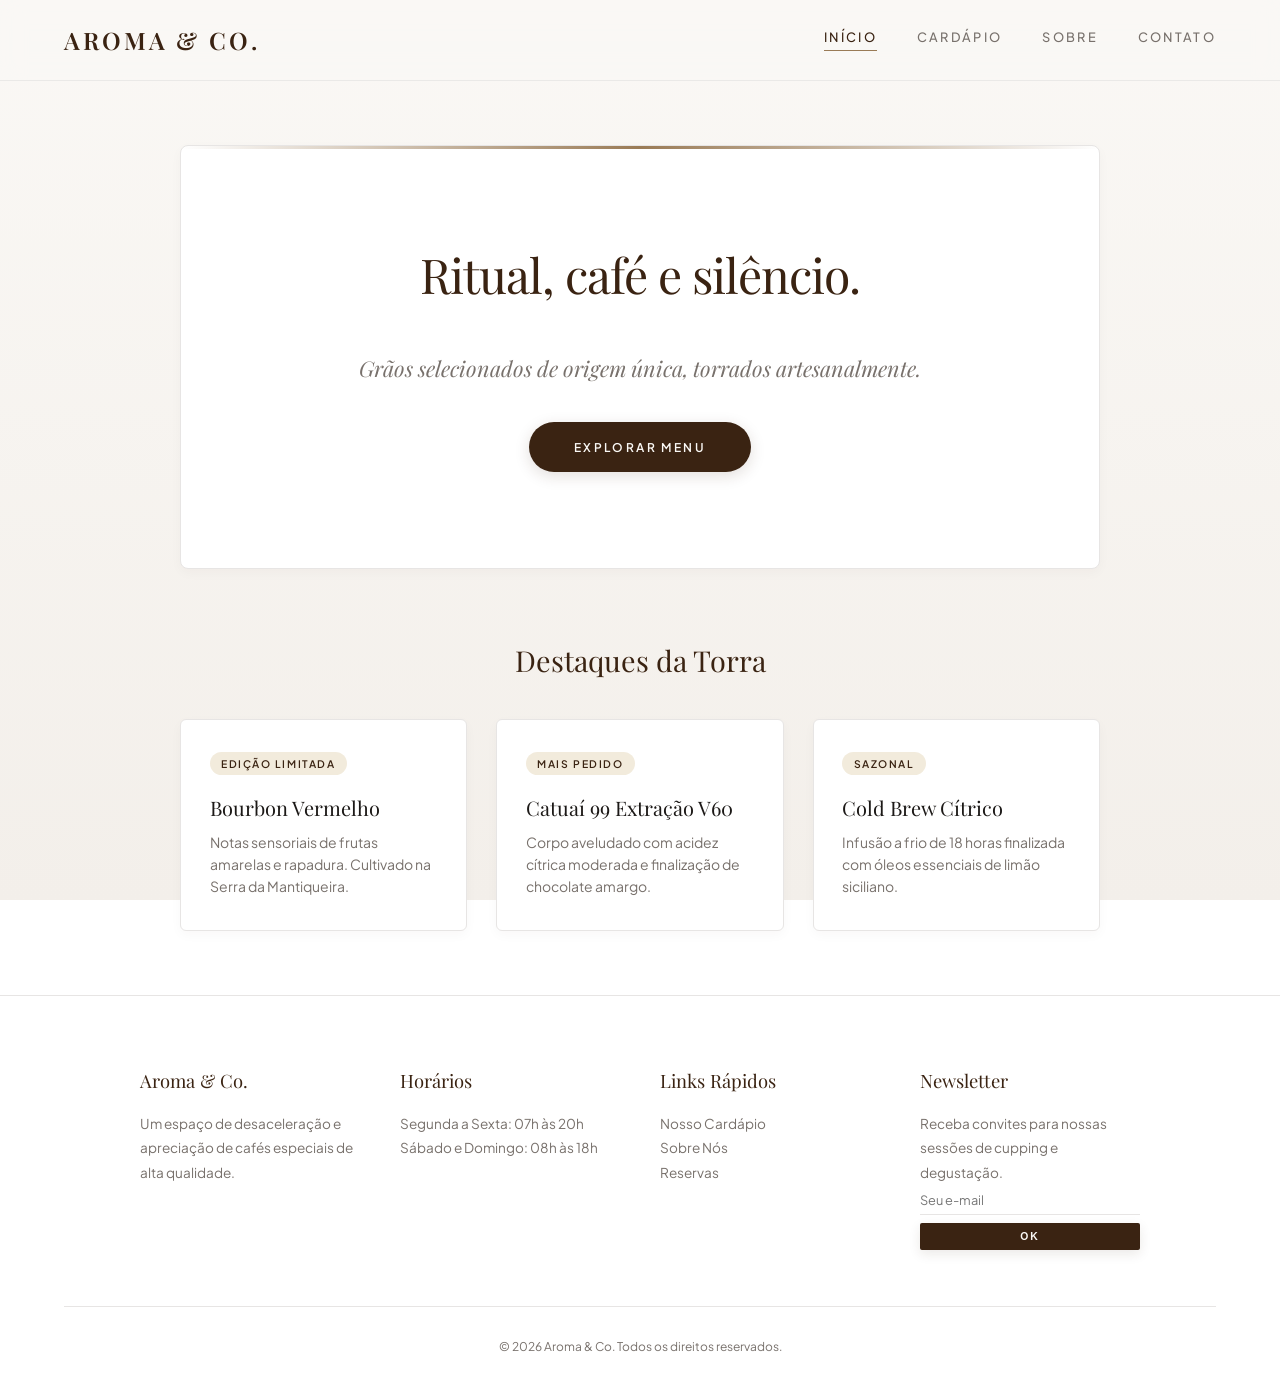
<file: index.html>
<!DOCTYPE html>
<html lang="pt-BR">
<head>
    <meta charset="UTF-8">
    <meta name="viewport" content="width=device-width, initial-scale=1.0">
    <title>Aroma & Co. | Início</title>
    <link rel="stylesheet" href="style.css">
</head>
<body>
    <header>
        <div class="logo">Aroma & Co.</div>
        
        <input type="checkbox" id="menu-toggle" class="menu-toggle">
        <label for="menu-toggle" class="menu-icon" aria-label="Abrir Menu">
            <span></span>
            <span></span>
            <span></span>
        </label>

        <nav class="nav-links">
            <a href="index.html" class="active">Início</a>
            <a href="cardapio.html">Cardápio</a>
            <a href="sobre.html">Sobre</a>
            <a href="contato.html">Contato</a>
        </nav>
    </header>

    <main>
        <section class="hero">
            <h1>Ritual, café e silêncio.</h1>
            <p>Grãos selecionados de origem única, torrados artesanalmente.</p>
            <a href="cardapio.html" class="btn">Explorar Menu</a>
        </section>

        <section class="featured-section" aria-labelledby="featured-title">
            <h2 id="featured-title">Destaques da Torra</h2>
            
            <div class="featured-grid">
                <article class="featured-card">
                    <span class="tag">Edição Limitada</span>
                    <h3>Bourbon Vermelho</h3>
                    <p>Notas sensoriais de frutas amarelas e rapadura. Cultivado na Serra da Mantiqueira.</p>
                </article>

                <article class="featured-card">
                    <span class="tag">Mais Pedido</span>
                    <h3>Catuaí 99 Extração V60</h3>
                    <p>Corpo aveludado com acidez cítrica moderada e finalização de chocolate amargo.</p>
                </article>

                <article class="featured-card">
                    <span class="tag">Sazonal</span>
                    <h3>Cold Brew Cítrico</h3>
                    <p>Infusão a frio de 18 horas finalizada com óleos essenciais de limão siciliano.</p>
                </article>
            </div>
        </section>
    </main>

    <footer>
        <div class="footer-grid">
            <div class="footer-col">
                <h4>Aroma & Co.</h4>
                <p>Um espaço de desaceleração e apreciação de cafés especiais de alta qualidade.</p>
            </div>
            <div class="footer-col">
                <h4>Horários</h4>
                <p>
                    <time datetime="Mo-Fr 07:00-20:00">Segunda a Sexta: 07h às 20h</time><br>
                    <time datetime="Sa-Su 08:00-18:00">Sábado e Domingo: 08h às 18h</time>
                </p>
            </div>
            <div class="footer-col">
                <h4>Links Rápidos</h4>
                <ul>
                    <li><a href="cardapio.html">Nosso Cardápio</a></li>
                    <li><a href="sobre.html">Sobre Nós</a></li>
                    <li><a href="contato.html">Reservas</a></li>
                </ul>
            </div>
            <div class="footer-col">
                <h4>Newsletter</h4>
                <p>Receba convites para nossas sessões de cupping e degustação.</p>
                <form class="newsletter-form">
                    <input type="email" placeholder="Seu e-mail" required>
                    <button type="submit">OK</button>
                </form>
            </div>
        </div>
        <div class="footer-bottom">
            <p>&copy; 2026 Aroma & Co. Todos os direitos reservados.</p>
        </div>
    </footer>
</body>
</html>
</file>
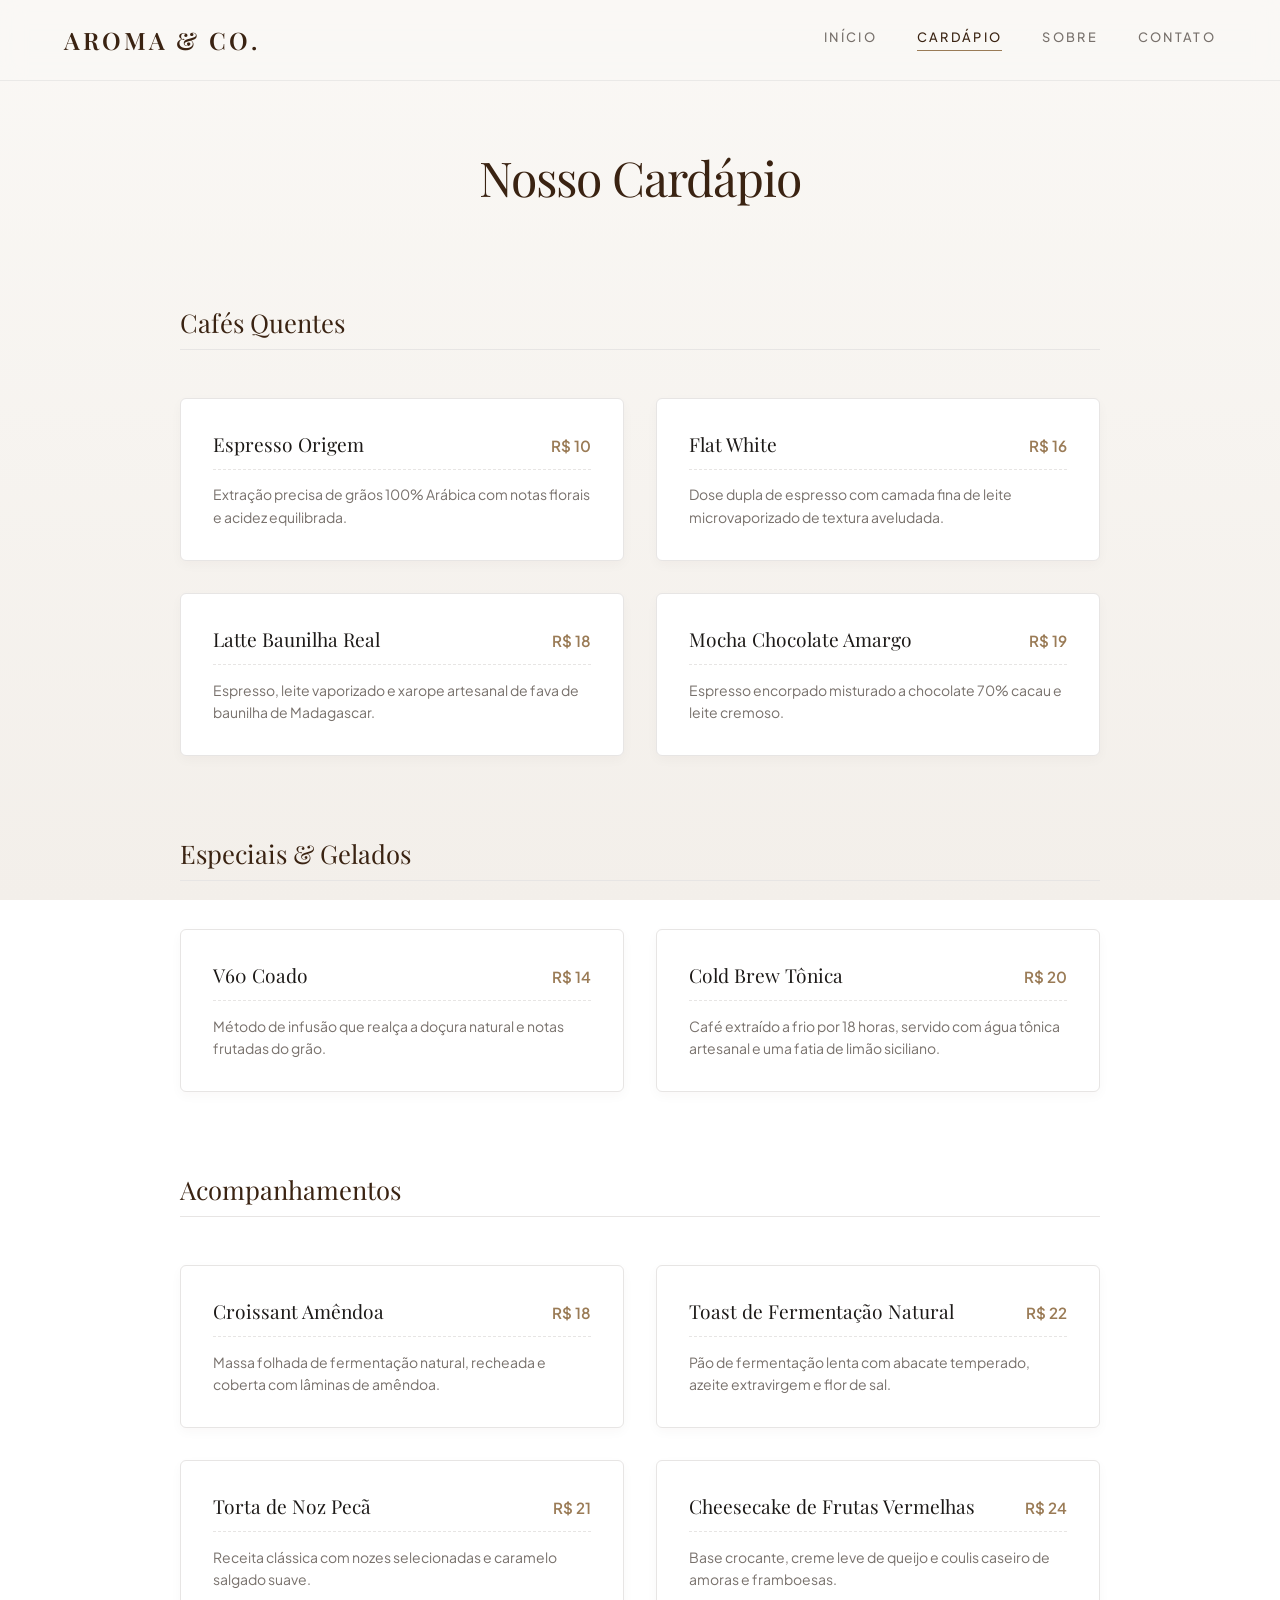
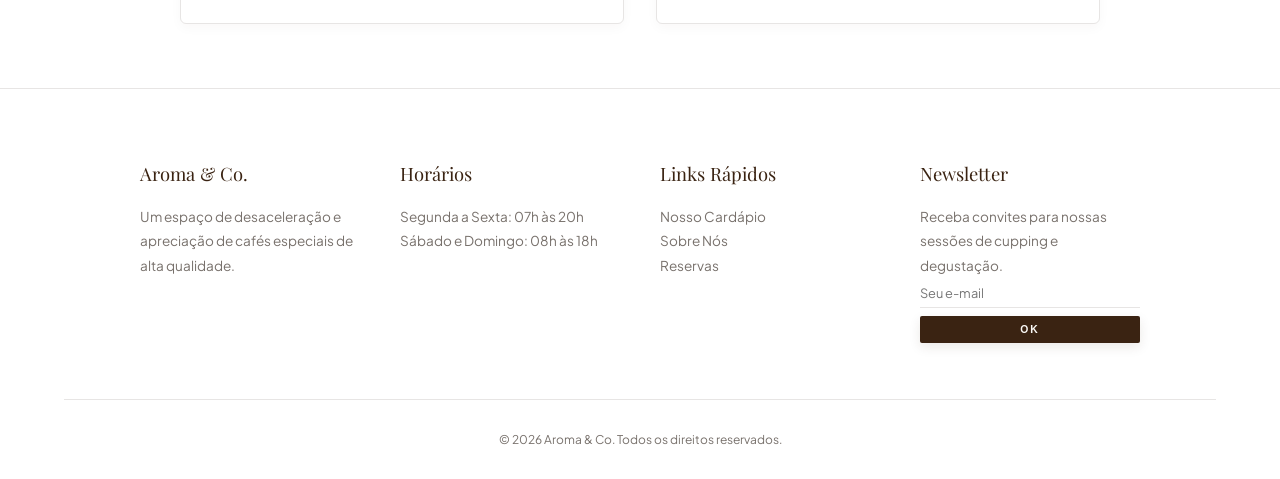
<file: cardapio.html>
<!DOCTYPE html>
<html lang="pt-BR">
<head>
    <meta charset="UTF-8">
    <meta name="viewport" content="width=device-width, initial-scale=1.0">
    <title>Aroma & Co. | Cardápio</title>
    <link rel="stylesheet" href="style.css">
</head>
<body>
    <header>
        <div class="logo">Aroma & Co.</div>
        
        <input type="checkbox" id="menu-toggle" class="menu-toggle">
        <label for="menu-toggle" class="menu-icon" aria-label="Abrir Menu">
            <span></span>
            <span></span>
            <span></span>
        </label>

        <nav class="nav-links">
            <a href="index.html">Início</a>
            <a href="cardapio.html" class="active">Cardápio</a>
            <a href="sobre.html">Sobre</a>
            <a href="contato.html">Contato</a>
        </nav>
    </header>

    <main>
        <h1>Nosso Cardápio</h1>
        
        <div class="menu-grid">
            <h2 class="category-title">Cafés Quentes</h2>

            <article class="card">
                <h3>Espresso Origem <span>R$ 10</span></h3>
                <p>Extração precisa de grãos 100% Arábica com notas florais e acidez equilibrada.</p>
            </article>
            <article class="card">
                <h3>Flat White <span>R$ 16</span></h3>
                <p>Dose dupla de espresso com camada fina de leite microvaporizado de textura aveludada.</p>
            </article>
            <article class="card">
                <h3>Latte Baunilha Real <span>R$ 18</span></h3>
                <p>Espresso, leite vaporizado e xarope artesanal de fava de baunilha de Madagascar.</p>
            </article>
            <article class="card">
                <h3>Mocha Chocolate Amargo <span>R$ 19</span></h3>
                <p>Espresso encorpado misturado a chocolate 70% cacau e leite cremoso.</p>
            </article>

            <h2 class="category-title">Especiais & Gelados</h2>

            <article class="card">
                <h3>V60 Coado <span>R$ 14</span></h3>
                <p>Método de infusão que realça a doçura natural e notas frutadas do grão.</p>
            </article>
            <article class="card">
                <h3>Cold Brew Tônica <span>R$ 20</span></h3>
                <p>Café extraído a frio por 18 horas, servido com água tônica artesanal e uma fatia de limão siciliano.</p>
            </article>

            <h2 class="category-title">Acompanhamentos</h2>

            <article class="card">
                <h3>Croissant Amêndoa <span>R$ 18</span></h3>
                <p>Massa folhada de fermentação natural, recheada e coberta com lâminas de amêndoa.</p>
            </article>
            <article class="card">
                <h3>Toast de Fermentação Natural <span>R$ 22</span></h3>
                <p>Pão de fermentação lenta com abacate temperado, azeite extravirgem e flor de sal.</p>
            </article>
            <article class="card">
                <h3>Torta de Noz Pecã <span>R$ 21</span></h3>
                <p>Receita clássica com nozes selecionadas e caramelo salgado suave.</p>
            </article>
            <article class="card">
                <h3>Cheesecake de Frutas Vermelhas <span>R$ 24</span></h3>
                <p>Base crocante, creme leve de queijo e coulis caseiro de amoras e framboesas.</p>
            </article>
        </div>
    </main>

    <footer>
        <div class="footer-grid">
            <div class="footer-col">
                <h4>Aroma & Co.</h4>
                <p>Um espaço de desaceleração e apreciação de cafés especiais de alta qualidade.</p>
            </div>
            <div class="footer-col">
                <h4>Horários</h4>
                <p>
                    <time datetime="Mo-Fr 07:00-20:00">Segunda a Sexta: 07h às 20h</time><br>
                    <time datetime="Sa-Su 08:00-18:00">Sábado e Domingo: 08h às 18h</time>
                </p>
            </div>
            <div class="footer-col">
                <h4>Links Rápidos</h4>
                <ul>
                    <li><a href="cardapio.html">Nosso Cardápio</a></li>
                    <li><a href="sobre.html">Sobre Nós</a></li>
                    <li><a href="contato.html">Reservas</a></li>
                </ul>
            </div>
            <div class="footer-col">
                <h4>Newsletter</h4>
                <p>Receba convites para nossas sessões de cupping e degustação.</p>
                <form class="newsletter-form">
                    <input type="email" placeholder="Seu e-mail" required>
                    <button type="submit">OK</button>
                </form>
            </div>
        </div>
        <div class="footer-bottom">
            <p>&copy; 2026 Aroma & Co. Todos os direitos reservados.</p>
        </div>
    </footer>
</body>
</html>
</file>
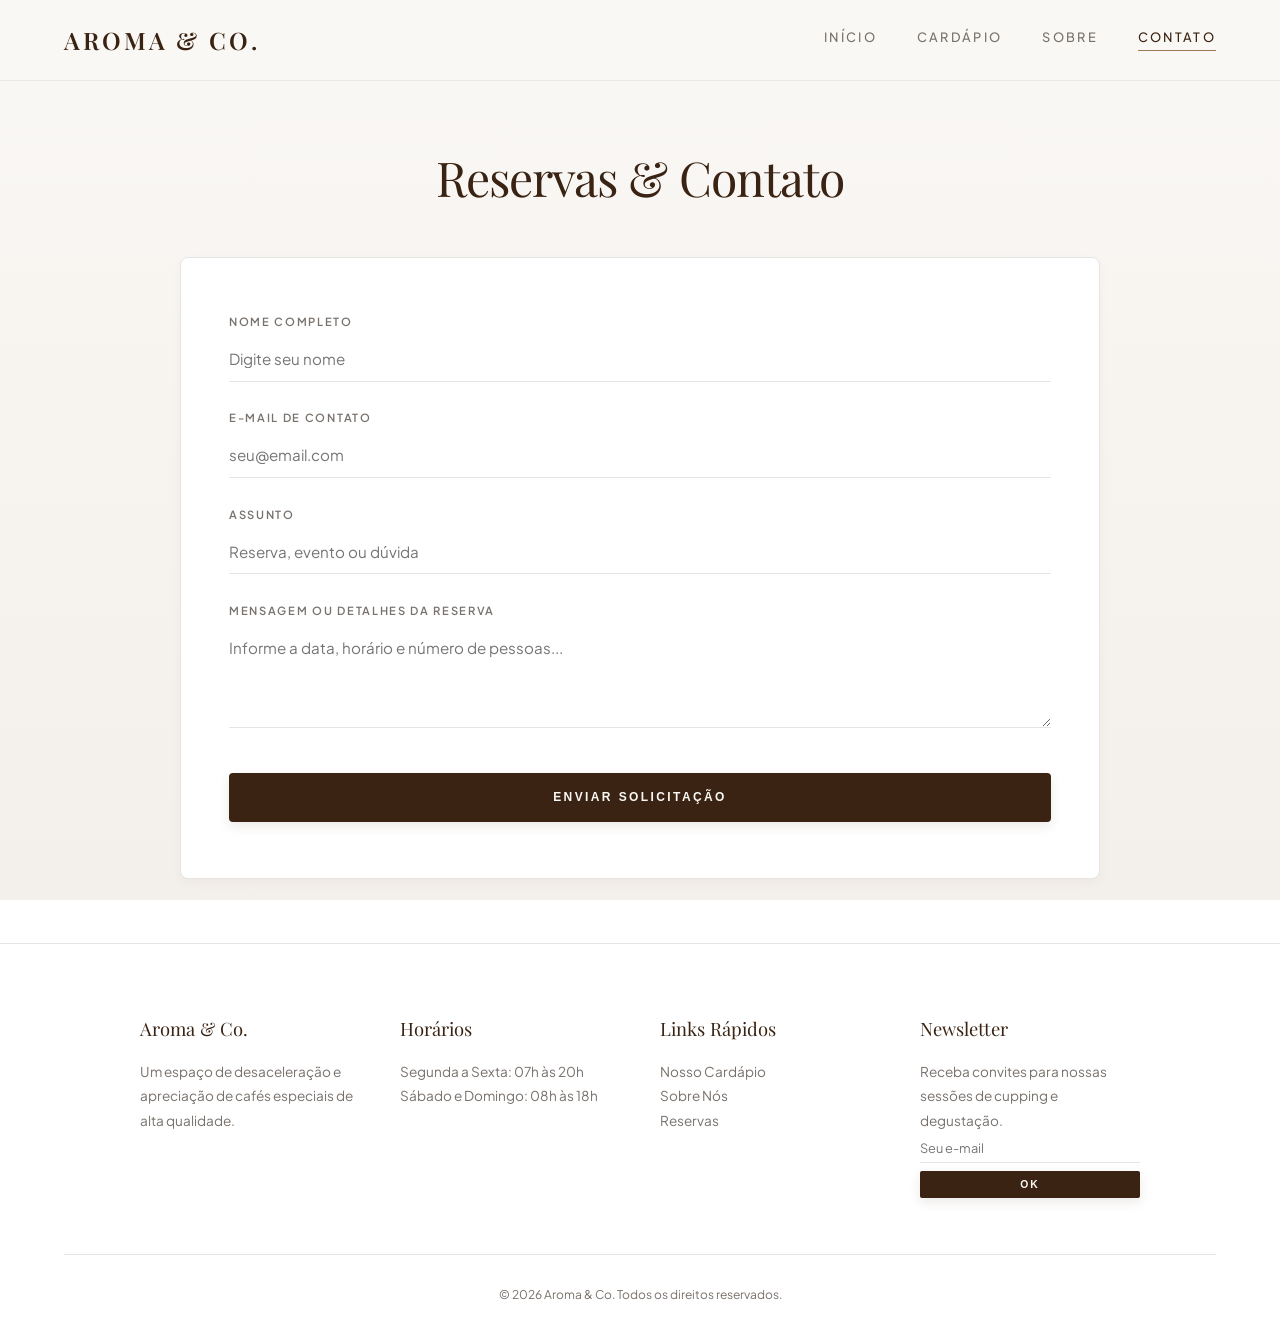
<file: contato.html>
<!DOCTYPE html>
<html lang="pt-BR">
<head>
    <meta charset="UTF-8">
    <meta name="viewport" content="width=device-width, initial-scale=1.0">
    <title>Aroma & Co. | Contato</title>
    <link rel="stylesheet" href="style.css">
</head>
<body>
    <header>
        <div class="logo">Aroma & Co.</div>
        
        <input type="checkbox" id="menu-toggle" class="menu-toggle">
        <label for="menu-toggle" class="menu-icon" aria-label="Abrir Menu">
            <span></span>
            <span></span>
            <span></span>
        </label>

        <nav class="nav-links">
            <a href="index.html">Início</a>
            <a href="cardapio.html">Cardápio</a>
            <a href="sobre.html">Sobre</a>
            <a href="contato.html" class="active">Contato</a>
        </nav>
    </header>

    <main>
        <h1>Reservas & Contato</h1>
        <form>
            <div class="form-group">
                <label for="nome">Nome Completo</label>
                <input type="text" id="nome" name="nome" required placeholder="Digite seu nome">
            </div>

            <div class="form-group">
                <label for="email">E-mail de Contato</label>
                <input type="email" id="email" name="email" required placeholder="seu@email.com">
            </div>

            <div class="form-group">
                <label for="assunto">Assunto</label>
                <input type="text" id="assunto" name="assunto" placeholder="Reserva, evento ou dúvida">
            </div>

            <div class="form-group">
                <label for="mensagem">Mensagem ou Detalhes da Reserva</label>
                <textarea id="mensagem" name="mensagem" rows="4" required placeholder="Informe a data, horário e número de pessoas..."></textarea>
            </div>

            <button type="submit">Enviar Solicitação</button>
        </form>
    </main>

    <footer>
        <div class="footer-grid">
            <div class="footer-col">
                <h4>Aroma & Co.</h4>
                <p>Um espaço de desaceleração e apreciação de cafés especiais de alta qualidade.</p>
            </div>
            <div class="footer-col">
                <h4>Horários</h4>
                <p>
                    <time datetime="Mo-Fr 07:00-20:00">Segunda a Sexta: 07h às 20h</time><br>
                    <time datetime="Sa-Su 08:00-18:00">Sábado e Domingo: 08h às 18h</time>
                </p>
            </div>
            <div class="footer-col">
                <h4>Links Rápidos</h4>
                <ul>
                    <li><a href="cardapio.html">Nosso Cardápio</a></li>
                    <li><a href="sobre.html">Sobre Nós</a></li>
                    <li><a href="contato.html">Reservas</a></li>
                </ul>
            </div>
            <div class="footer-col">
                <h4>Newsletter</h4>
                <p>Receba convites para nossas sessões de cupping e degustação.</p>
                <form class="newsletter-form">
                    <input type="email" placeholder="Seu e-mail" required>
                    <button type="submit">OK</button>
                </form>
            </div>
        </div>
        <div class="footer-bottom">
            <p>&copy; 2026 Aroma & Co. Todos os direitos reservados.</p>
        </div>
    </footer>
</body>
</html>
</file>
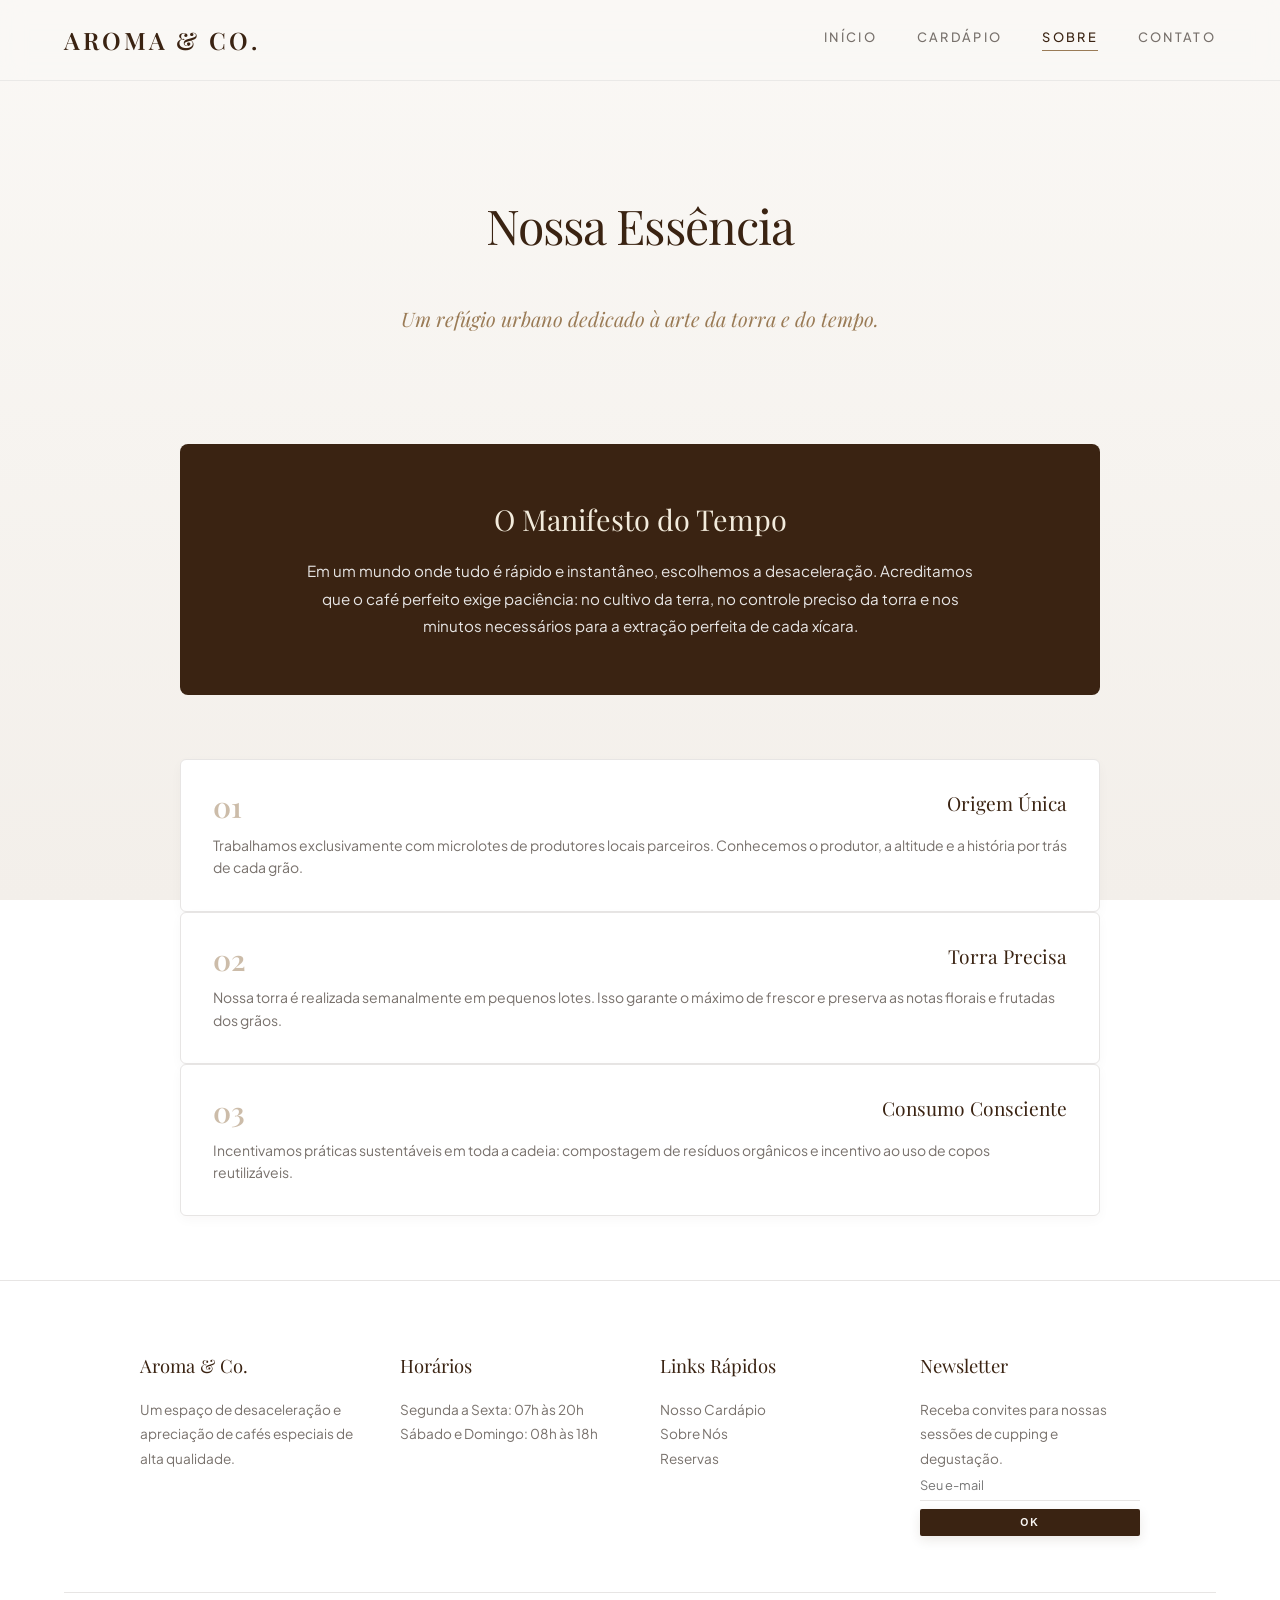
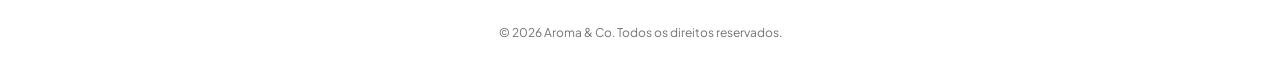
<file: sobre.html>
<!DOCTYPE html>
<html lang="pt-BR">
<head>
    <meta charset="UTF-8">
    <meta name="viewport" content="width=device-width, initial-scale=1.0">
    <title>Aroma & Co. | Sobre</title>
    <link rel="stylesheet" href="style.css">
</head>
<body>
    <header>
        <div class="logo">Aroma & Co.</div>
        
        <input type="checkbox" id="menu-toggle" class="menu-toggle">
        <label for="menu-toggle" class="menu-icon" aria-label="Abrir Menu">
            <span></span>
            <span></span>
            <span></span>
        </label>

        <nav class="nav-links">
            <a href="index.html">Início</a>
            <a href="cardapio.html">Cardápio</a>
            <a href="sobre.html" class="active">Sobre</a>
            <a href="contato.html">Contato</a>
        </nav>
    </header>

    <main>
        <section class="about-hero">
            <h1>Nossa Essência</h1>
            <p class="about-subtitle">Um refúgio urbano dedicado à arte da torra e do tempo.</p>
        </section>

        <!-- Bloco do Manifesto -->
        <section class="manifesto-block">
            <h2>O Manifesto do Tempo</h2>
            <p>
                Em um mundo onde tudo é rápido e instantâneo, escolhemos a desaceleração. Acreditamos que o café perfeito exige paciência: no cultivo da terra, no controle preciso da torra e nos minutos necessários para a extração perfeita de cada xícara.
            </p>
        </section>

        <!-- Três Pilares -->
        <section class="pillars-section">
            <div class="pillars-grid">
                <article class="pillar-card">
                    <div class="pillar-card-header">
                        <span class="pillar-number">01</span>
                        <h3>Origem Única</h3>
                    </div>
                    <p>Trabalhamos exclusivamente com microlotes de produtores locais parceiros. Conhecemos o produtor, a altitude e a história por trás de cada grão.</p>
                </article>

                <article class="pillar-card">
                    <div class="pillar-card-header">
                        <span class="pillar-number">02</span>
                        <h3>Torra Precisa</h3>
                    </div>
                    <p>Nossa torra é realizada semanalmente em pequenos lotes. Isso garante o máximo de frescor e preserva as notas florais e frutadas dos grãos.</p>
                </article>

                <article class="pillar-card">
                    <div class="pillar-card-header">
                        <span class="pillar-number">03</span>
                        <h3>Consumo Consciente</h3>
                    </div> 
                    <p>Incentivamos práticas sustentáveis em toda a cadeia: compostagem de resíduos orgânicos e incentivo ao uso de copos reutilizáveis.</p>
                </article>
            </div>
        </section>
    </main>

    <footer>
        <div class="footer-grid">
            <div class="footer-col">
                <h4>Aroma & Co.</h4>
                <p>Um espaço de desaceleração e apreciação de cafés especiais de alta qualidade.</p>
            </div>
            <div class="footer-col">
                <h4>Horários</h4>
                <p>
                    <time datetime="Mo-Fr 07:00-20:00">Segunda a Sexta: 07h às 20h</time><br>
                    <time datetime="Sa-Su 08:00-18:00">Sábado e Domingo: 08h às 18h</time>
                </p>
            </div>
            <div class="footer-col">
                <h4>Links Rápidos</h4>
                <ul>
                    <li><a href="cardapio.html">Nosso Cardápio</a></li>
                    <li><a href="sobre.html">Sobre Nós</a></li>
                    <li><a href="contato.html">Reservas</a></li>
                </ul>
            </div>
            <div class="footer-col">
                <h4>Newsletter</h4>
                <p>Receba convites para nossas sessões de cupping e degustação.</p>
                <form class="newsletter-form">
                    <input type="email" placeholder="Seu e-mail" required>
                    <button type="submit">OK</button>
                </form>
            </div>
        </div>
        <div class="footer-bottom">
            <p>&copy; 2026 Aroma & Co. Todos os direitos reservados.</p>
        </div>
    </footer>
</body>
</html>
</file>
<file: style.css>
@import url('https://fonts.googleapis.com/css2?family=Playfair+Display:ital,wght@0,400;0,600;1,400&family=Plus+Jakarta+Sans:wght@300;400;500;600&display=swap');

:root {
    --bg-color: #FAF8F5;
    --bg-gradient: linear-gradient(180deg, #FAF8F5 0%, #F3EFEA 100%);
    --card-bg: #FFFFFF;
    --text-main: #1C1917;
    --text-muted: #78716C;
    --accent: #9A7B56;           /* Caramelo nobre */
    --accent-light: #F2EBDC;
    --espresso: #3A2312;         /* Tom de café espresso profundo */
    --border: #E7E5E4;
    --shadow-sm: 0 4px 12px rgba(58, 35, 18, 0.03);
    --shadow-md: 0 15px 30px rgba(58, 35, 18, 0.07);
    --font-heading: 'Playfair Display', Georgia, serif;
    --font-body: 'Plus Jakarta Sans', sans-serif;
}

* {
    margin: 0;
    padding: 0;
    box-sizing: border-box;
}

body {
    background: var(--bg-gradient);
    background-attachment: fixed;
    color: var(--text-main);
    font-family: var(--font-body);
    display: flex;
    flex-direction: column;
    min-height: 100vh;
    -webkit-font-smoothing: antialiased;
}

/* Header Fixo com Efeito Glassmorphism Sofisticado */
header {
    position: sticky;
    top: 0;
    z-index: 100;
    padding: 1.5rem 5%;
    display: flex;
    justify-content: space-between;
    align-items: center;
    border-bottom: 1px solid rgba(231, 229, 228, 0.8);
    background-color: rgba(250, 248, 245, 0.85);
    backdrop-filter: blur(12px);
    transition: all 0.3s ease;
}

.logo {
    font-family: var(--font-heading);
    font-size: 1.5rem;
    letter-spacing: 0.12em;
    text-transform: uppercase;
    color: var(--espresso);
    font-weight: 600;
}

/* Navegação Desktop */
.nav-links {
    display: flex;
    align-items: center;
}

.nav-links a {
    color: var(--text-muted);
    text-decoration: none;
    margin-left: 2.5rem;
    font-size: 0.8rem;
    font-weight: 500;
    text-transform: uppercase;
    letter-spacing: 0.18em;
    position: relative;
    padding-bottom: 6px;
    transition: color 0.3s ease;
}

.nav-links a::after {
    content: '';
    position: absolute;
    bottom: 0;
    left: 50%;
    width: 0%;
    height: 1px;
    background-color: var(--accent);
    transition: width 0.3s ease, left 0.3s ease;
}

.nav-links a:hover, .nav-links a.active {
    color: var(--espresso);
}

.nav-links a:hover::after, .nav-links a.active::after {
    width: 100%;
    left: 0;
}

/* Menu Mobile CSS Puro */
.menu-toggle {
    display: none;
}

.menu-icon {
    display: none;
    flex-direction: column;
    justify-content: space-between;
    width: 24px;
    height: 18px;
    cursor: pointer;
}

.menu-icon span {
    display: block;
    height: 2px;
    width: 100%;
    background-color: var(--espresso);
    transition: all 0.3s ease;
}

/* Conteúdo Principal */
main {
    flex: 1;
    max-width: 920px;
    width: 90%;
    margin: 4rem auto;
}

h1 {
    font-family: var(--font-heading);
    font-size: 3rem;
    font-weight: 400;
    text-align: center;
    margin-bottom: 3rem;
    letter-spacing: -0.02em;
    color: var(--espresso);
}

/* Seção Hero */
.hero {
    text-align: center;
    padding: 6rem 2rem;
    background-color: var(--card-bg);
    border: 1px solid var(--border);
    border-radius: 8px;
    box-shadow: var(--shadow-sm);
    position: relative;
    overflow: hidden;
}

/* Borda Ornamental Dourada */
.hero::after {
    content: '';
    position: absolute;
    top: 0;
    left: 0;
    right: 0;
    height: 3px;
    background: linear-gradient(90deg, transparent, var(--accent), transparent);
}

.hero p {
    font-family: var(--font-heading);
    font-style: italic;
    font-size: 1.35rem;
    color: var(--text-muted);
    margin-top: 1rem;
}

.btn {
    display: inline-block;
    margin-top: 2.5rem;
    padding: 1.1rem 2.8rem;
    background-color: var(--espresso);
    color: var(--bg-color);
    text-decoration: none;
    font-size: 0.75rem;
    font-weight: 600;
    text-transform: uppercase;
    letter-spacing: 0.2em;
    border-radius: 30px;
    box-shadow: 0 4px 15px rgba(58, 35, 18, 0.15);
    transition: all 0.3s cubic-bezier(0.16, 1, 0.3, 1);
}

.btn:hover {
    background-color: var(--accent);
    transform: translateY(-2px);
    box-shadow: 0 8px 20px rgba(154, 123, 86, 0.25);
}

.btn:active {
    transform: translateY(0);
}

/* Destaques da Torra */
.featured-section {
    margin-top: 4.5rem;
}

.featured-section h2 {
    font-family: var(--font-heading);
    font-size: 1.8rem;
    font-weight: 400;
    text-align: center;
    margin-bottom: 2.5rem;
    color: var(--espresso);
}

.featured-grid {
    display: grid;
    grid-template-columns: repeat(auto-fit, minmax(260px, 1fr));
    gap: 1.8rem;
}

.featured-card {
    background: var(--card-bg);
    border: 1px solid var(--border);
    padding: 2rem 1.8rem;
    border-radius: 6px;
    display: flex;
    flex-direction: column;
    justify-content: space-between;
    box-shadow: var(--shadow-sm);
    transition: all 0.4s cubic-bezier(0.16, 1, 0.3, 1);
    position: relative;
    overflow: hidden;
}

.featured-card::before {
    content: '';
    position: absolute;
    top: 0;
    left: 0;
    width: 0%;
    height: 2px;
    background-color: var(--accent);
    transition: width 0.4s ease;
}

.featured-card:hover {
    border-color: var(--border);
    transform: translateY(-6px);
    box-shadow: var(--shadow-md);
}

.featured-card:hover::before {
    width: 100%;
}

.tag {
    align-self: flex-start;
    font-size: 0.65rem;
    font-weight: 600;
    text-transform: uppercase;
    letter-spacing: 0.15em;
    background-color: var(--accent-light);
    color: var(--espresso);
    padding: 0.3rem 0.7rem;
    border-radius: 20px;
    margin-bottom: 1.2rem;
}

.featured-card h3 {
    font-family: var(--font-heading);
    font-size: 1.25rem;
    font-weight: 400;
    margin-bottom: 0.6rem;
    color: var(--text-main);
}

.featured-card p {
    font-size: 0.875rem;
    color: var(--text-muted);
    line-height: 1.6;
}

/* Grid & Cards do Cardápio */
.menu-grid {
    display: grid;
    grid-template-columns: repeat(auto-fit, minmax(320px, 1fr));
    gap: 2rem;
}

.category-title {
    grid-column: 1 / -1;
    width: 100%;
    font-family: var(--font-heading);
    color: var(--espresso);
    font-size: 1.6rem;
    font-weight: 400;
    margin: 3rem 0 1rem 0;
    border-bottom: 1px solid var(--border);
    padding-bottom: 0.6rem;
}

.card {
    background: var(--card-bg);
    padding: 2rem;
    border: 1px solid var(--border);
    border-radius: 6px;
    box-shadow: var(--shadow-sm);
    transition: all 0.4s cubic-bezier(0.16, 1, 0.3, 1);
    position: relative;
    overflow: hidden;
}

.card::before {
    content: '';
    position: absolute;
    top: 0;
    left: 0;
    width: 0%;
    height: 2px;
    background-color: var(--accent);
    transition: width 0.4s ease;
}

.card:hover {
    transform: translateY(-5px);
    box-shadow: var(--shadow-md);
}

.card:hover::before {
    width: 100%;
}

.card h3 {
    font-family: var(--font-heading);
    font-size: 1.2rem;
    font-weight: 400;
    display: flex;
    justify-content: space-between;
    align-items: baseline;
    border-bottom: 1px dashed var(--border);
    padding-bottom: 0.75rem;
    margin-bottom: 0.85rem;
    color: var(--text-main);
}

.card h3 span {
    font-family: var(--font-body);
    font-size: 0.95rem;
    color: var(--accent);
    font-weight: 600;
}

.card p {
    color: var(--text-muted);
    font-size: 0.875rem;
    line-height: 1.6;
}

/* Formulário de Contato Refinado */
form {
    background: var(--card-bg);
    padding: 3.5rem 3rem;
    border: 1px solid var(--border);
    border-radius: 8px;
    box-shadow: var(--shadow-sm);
    display: flex;
    flex-direction: column;
    gap: 1.8rem;
}

.form-group {
    display: flex;
    flex-direction: column;
}

label {
    font-size: 0.7rem;
    font-weight: 600;
    text-transform: uppercase;
    letter-spacing: 0.15em;
    color: var(--text-muted);
    margin-bottom: 0.5rem;
}

input, textarea {
    width: 100%;
    padding: 0.8rem 0;
    border: none;
    border-bottom: 1px solid var(--border);
    background: transparent;
    font-family: var(--font-body);
    font-size: 0.95rem;
    color: var(--text-main);
    outline: none;
    transition: border-color 0.3s ease;
}

input:focus, textarea:focus {
    border-bottom-color: var(--accent);
}

button {
    margin-top: 1rem;
    padding: 1.1rem;
    background-color: var(--espresso);
    color: var(--bg-color);
    border: none;
    border-radius: 4px;
    font-size: 0.75rem;
    font-weight: 600;
    text-transform: uppercase;
    letter-spacing: 0.2em;
    cursor: pointer;
    box-shadow: 0 4px 12px rgba(58, 35, 18, 0.1);
    transition: all 0.3s ease;
}

button:hover {
    background-color: var(--accent);
    box-shadow: 0 6px 18px rgba(154, 123, 86, 0.2);
}

button:active {
    transform: scale(0.99);
}

/* Rodapé */
footer {
    border-top: 1px solid var(--border);
    background-color: var(--card-bg);
    padding: 4.5rem 5% 2rem 5%;
    margin-top: auto;
}

.footer-grid {
    max-width: 1000px;
    margin: 0 auto;
    display: grid;
    grid-template-columns: repeat(auto-fit, minmax(220px, 1fr));
    gap: 2.5rem;
    margin-bottom: 3.5rem;
}

.footer-col h4 {
    font-family: var(--font-heading);
    color: var(--espresso);
    font-size: 1.15rem;
    margin-bottom: 1.2rem;
    font-weight: 400;
}

.footer-col p, .footer-col ul {
    color: var(--text-muted);
    font-size: 0.85rem;
    line-height: 1.8;
    list-style: none;
}

.footer-col ul li a {
    color: var(--text-muted);
    text-decoration: none;
    transition: color 0.3s;
}

.footer-col ul li a:hover {
    color: var(--espresso);
}

.newsletter-form {
    display: flex;
    gap: 0.5rem;
    background: transparent;
    padding: 0;
    border: none;
    box-shadow: none;
}

.newsletter-form input {
    font-size: 0.8rem;
    padding: 0.4rem 0;
}

.newsletter-form button {
    margin-top: 0;
    padding: 0.5rem 1rem;
    font-size: 0.65rem;
    border-radius: 2px;
}

.footer-bottom {
    text-align: center;
    border-top: 1px solid var(--border);
    padding-top: 2rem;
    font-size: 0.75rem;
    color: var(--text-muted);
}

/* Responsividade Mobile */
@media (max-width: 768px) {
    h1 {
        font-size: 2.2rem;
    }

    .hero {
        padding: 4rem 1.5rem;
    }

    .menu-icon {
        display: flex;
    }

    .nav-links {
        position: absolute;
        top: 100%;
        left: 0;
        width: 100%;
        background-color: var(--bg-color);
        border-bottom: 1px solid var(--border);
        flex-direction: column;
        padding: 1.5rem 0;
        display: none;
        box-shadow: var(--shadow-md);
    }

    .nav-links a {
        margin: 1rem 0;
    }

    .menu-toggle:checked ~ .nav-links {
        display: flex;
    }

    .menu-grid {
        grid-template-columns: 1fr;
    }

    form {
        padding: 2rem 1.5rem;
    }
}

/* --- Página Sobre: Layouts e Seções --- */
.about-hero {
    text-align: center;
    padding: 3rem 1.5rem;
    margin-bottom: 3rem;
}

.about-subtitle {
    font-family: var(--font-heading);
    font-style: italic;
    font-size: 1.25rem;
    color: var(--accent);
    margin-top: 0.5rem;
}

/* --- Ajuste dos Cards de Pilares (Evita sobreposição de títulos longos) --- */
.pillar-card {
    background: var(--card-bg);
    border: 1px solid var(--border);
    padding: 2rem;
    border-radius: 6px;
    box-shadow: var(--shadow-sm);
    display: flex;
    flex-direction: column;
    justify-content: flex-start;
    transition: transform 0.3s ease;
}

.pillar-card:hover {
    transform: translateY(-4px);
}

.pillar-card-header {
    display: flex;
    justify-content: space-between;
    align-items: flex-start;
    gap: 1rem;
    margin-bottom: 0.8rem;
}

.pillar-card h3 {
    font-family: var(--font-heading);
    font-size: 1.2rem;
    color: var(--espresso);
    font-weight: 400;
    line-height: 1.2;
}

.pillar-number {
    font-family: var(--font-heading);
    font-size: 1.8rem;
    color: var(--accent);
    opacity: 0.5;
    font-weight: 600;
    line-height: 1;
    flex-shrink: 0; /* Impede o número de encolher */
}

.pillar-card p {
    font-size: 0.875rem;
    color: var(--text-muted);
    line-height: 1.6;
}

/* Bloco do Manifesto */
.manifesto-block {
    background-color: var(--espresso);
    color: var(--bg-color);
    padding: 3.5rem 2.5rem;
    border-radius: 8px;
    margin: 4rem 0;
    text-align: center;
    position: relative;
}

.manifesto-block h2 {
    font-family: var(--font-heading);
    font-size: 1.8rem;
    color: var(--accent-light);
    margin-bottom: 1.2rem;
    font-weight: 400;
}

.manifesto-block p {
    font-size: 0.95rem;
    line-height: 1.8;
    color: #E7E5E4;
    max-width: 680px;
    margin: 0 auto;
}
</file>
